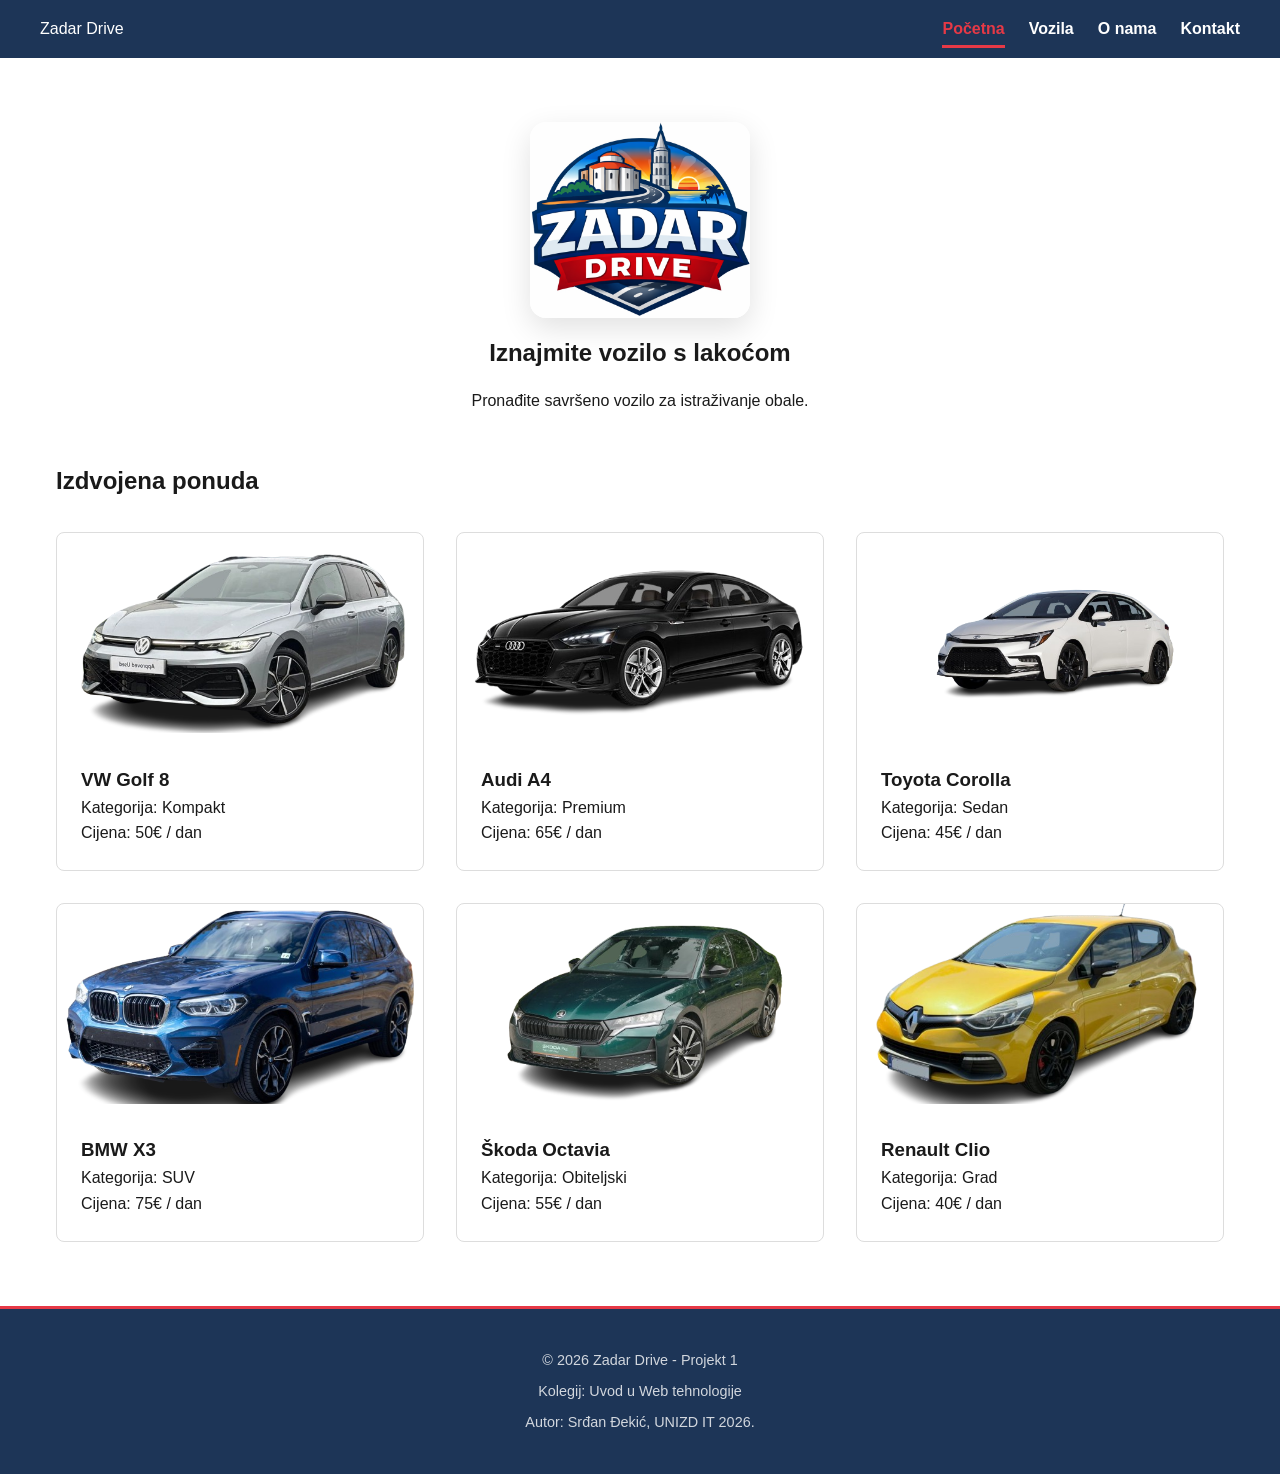
<file: index.html>
<!DOCTYPE html>
<html lang="hr">
<head>
    <meta charset="UTF-8">
    <meta name="viewport" content="width=device-width, initial-scale=1.0">
    <meta name="description" content="Najbolji Rent-a-Car u Zadru. Pronađite idealno vozilo za vaše putovanje po pristupačnim cijenama.">
    <meta name="author" content="Srđan Đekić">
    <meta property="og:title" content="Zadar Drive - Rent a Car">
    <meta property="og:image" content="img/Main.png">
    <title>Početna - Zadar Drive Rent-a-Car</title>
    <link rel="icon" type="image/png" href="img/favicon.png">
    <link rel="stylesheet" href="style.css">
</head>
<body>
    <a href="#main-content" class="skip-link">Preskoči na sadržaj</a>

    <header>
        <nav>
            <div class="logo">Zadar Drive</div>
            <input type="checkbox" id="menu-toggle">
            <label for="menu-toggle" class="hamburger">&#9776;</label>
            <ul class="nav-links">
                <li><a href="index.html" class="active">Početna</a></li>
                <li><a href="vozila.html">Vozila</a></li>
                <li><a href="o_nama.html">O nama</a></li>
                <li><a href="kontakt.html">Kontakt</a></li>
            </ul>
        </nav>
    </header>

    <main id="main-content">
        <section class="hero">
            <img src="img/Main.png" alt="Zadar Drive logo" class="hero-logo">
            <h1>Iznajmite vozilo s lakoćom</h1>
            <p>Pronađite savršeno vozilo za istraživanje obale.</p>
        </section>

        <section class="featured">
            <h2>Izdvojena ponuda</h2>
            <div class="car-grid">
                <article class="card">
                    <img src="img/car1.png" alt="Srebrni Volkswagen Golf 8"> <div class="card-content">
                        <h3>VW Golf 8</h3>
                        <p>Kategorija: Kompakt</p>
                        <p>Cijena: 50€ / dan</p>
                    </div>
                </article>
                <article class="card">
                    <img src="img/car2.png" alt="Crni Audi A4"> <div class="card-content">
                        <h3>Audi A4</h3>
                        <p>Kategorija: Premium</p>
                        <p>Cijena: 65€ / dan</p>
                    </div>
                </article>
                <article class="card">
                    <img src="img/car3.png" alt="Bijeli Toyota Corolla"> <div class="card-content">
                        <h3>Toyota Corolla</h3>
                        <p>Kategorija: Sedan</p>
                        <p>Cijena: 45€ / dan</p>
                    </div>
                </article>
                <article class="card">
                    <img src="img/car4.png" alt="Plavi BMW X3"> <div class="card-content">
                        <h3>BMW X3</h3>
                        <p>Kategorija: SUV</p>
                        <p>Cijena: 75€ / dan</p>
                    </div>
                </article>
                <article class="card">
                    <img src="img/car5.png" alt="Zeleni Škoda Octavia"> <div class="card-content">
                        <h3>Škoda Octavia</h3>
                        <p>Kategorija: Obiteljski</p>
                        <p>Cijena: 55€ / dan</p>
                    </div>
                </article>
                <article class="card">
                    <img src="img/car6.png" alt="Žuti Renault Clio"> <div class="card-content">
                        <h3>Renault Clio</h3>
                        <p>Kategorija: Grad</p>
                        <p>Cijena: 40€ / dan</p>
                    </div>
                </article>
            </div>
        </section>
    </main>

    <footer>
        <div class="footer-content">
            <p>&copy; 2026 Zadar Drive - Projekt 1</p>
            <p>Kolegij: Uvod u Web tehnologije</p>
            <p>Autor: Srđan Đekić, UNIZD IT 2026. </p>
        </div>
    </footer>
</body>
</html>
</file>
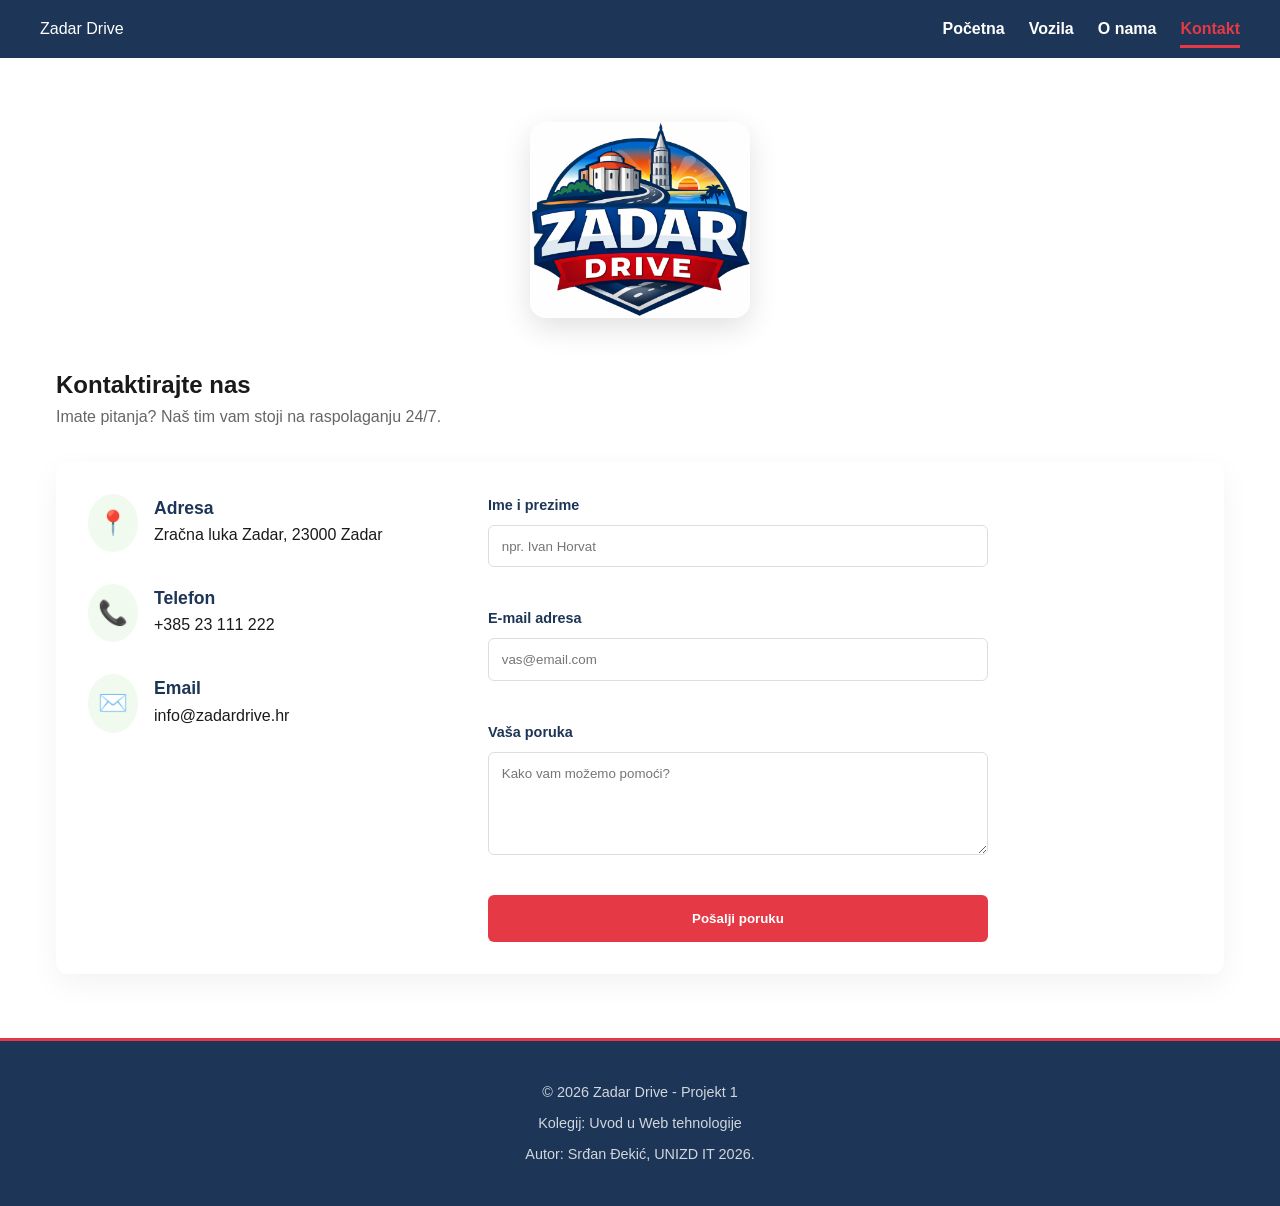
<file: kontakt.html>
<!DOCTYPE html>
<html lang="hr">
<head>
    <meta charset="UTF-8">
    <meta name="viewport" content="width=device-width, initial-scale=1.0">
    <meta name="description" content="Pošaljite nam upit za najam vozila ili nas kontaktirajte za dodatne informacije.">
    <meta property="og:title" content="Kontakt - Zadar Drive Rent-a-Car">
    <meta property="og:image" content="img/Main.png">
    <title>Kontakt - Zadar Drive Rent-a-Car</title>
    <link rel="icon" type="image/png" href="img/favicon.png">
    <link rel="stylesheet" href="style.css">
</head>
<body>
    <a href="#main-content" class="skip-link">Preskoči na sadržaj</a>
    <header>
        <nav>
            <div class="logo">Zadar Drive</div>
            <input type="checkbox" id="menu-toggle">
            <label for="menu-toggle" class="hamburger">&#9776;</label>
            <ul class="nav-links">
                <li><a href="index.html">Početna</a></li>
                <li><a href="vozila.html">Vozila</a></li>
                <li><a href="o_nama.html">O nama</a></li>
                <li><a href="kontakt.html" class="active">Kontakt</a></li>
            </ul>
        </nav>
    </header>

    <main id="main-content">
        <section class="hero">
            <img src="img/Main.png" alt="Zadar Drive logo" class="hero-logo">
        </section>
        <section class="contact-section">
            <h1>Kontaktirajte nas</h1>
            <p class="subtitle">Imate pitanja? Naš tim vam stoji na raspolaganju 24/7.</p>

            <div class="contact-container">
                <div class="contact-info">
                    <div class="info-item">
                        <span>📍</span>
                        <div>
                            <h3>Adresa</h3>
                            <p>Zračna luka Zadar, 23000 Zadar</p>
                        </div>
                    </div>
                    <div class="info-item">
                        <span>📞</span>
                        <div>
                            <h3>Telefon</h3>
                            <p>+385 23 111 222</p>
                        </div>
                    </div>
                    <div class="info-item">
                        <span>✉️</span>
                        <div>
                            <h3>Email</h3>
                            <p>info@zadardrive.hr</p>
                        </div>
                    </div>
                </div>

                <form class="contact-form" action="#">
                    <div class="form-group">
                        <label for="ime">Ime i prezime</label>
                        <input type="text" id="ime" name="ime" placeholder="npr. Ivan Horvat" required>
                    </div>

                    <div class="form-group">
                        <label for="email">E-mail adresa</label>
                        <input type="email" id="email" name="email" placeholder="vas@email.com" required>
                    </div>

                    <div class="form-group">
                        <label for="poruka">Vaša poruka</label>
                        <textarea id="poruka" name="poruka" rows="5" placeholder="Kako vam možemo pomoći?" required></textarea>
                    </div>

                    <button type="submit" class="submit-btn">Pošalji poruku</button>
                </form>
            </div>
        </section>
    </main>

    <footer>
        <div class="footer-content">
            <p>&copy; 2026 Zadar Drive - Projekt 1</p>
            <p>Kolegij: Uvod u Web tehnologije</p>
            <p>Autor: Srđan Đekić, UNIZD IT 2026. </p>
        </div>
    </footer>
</body>
</html>
</file>
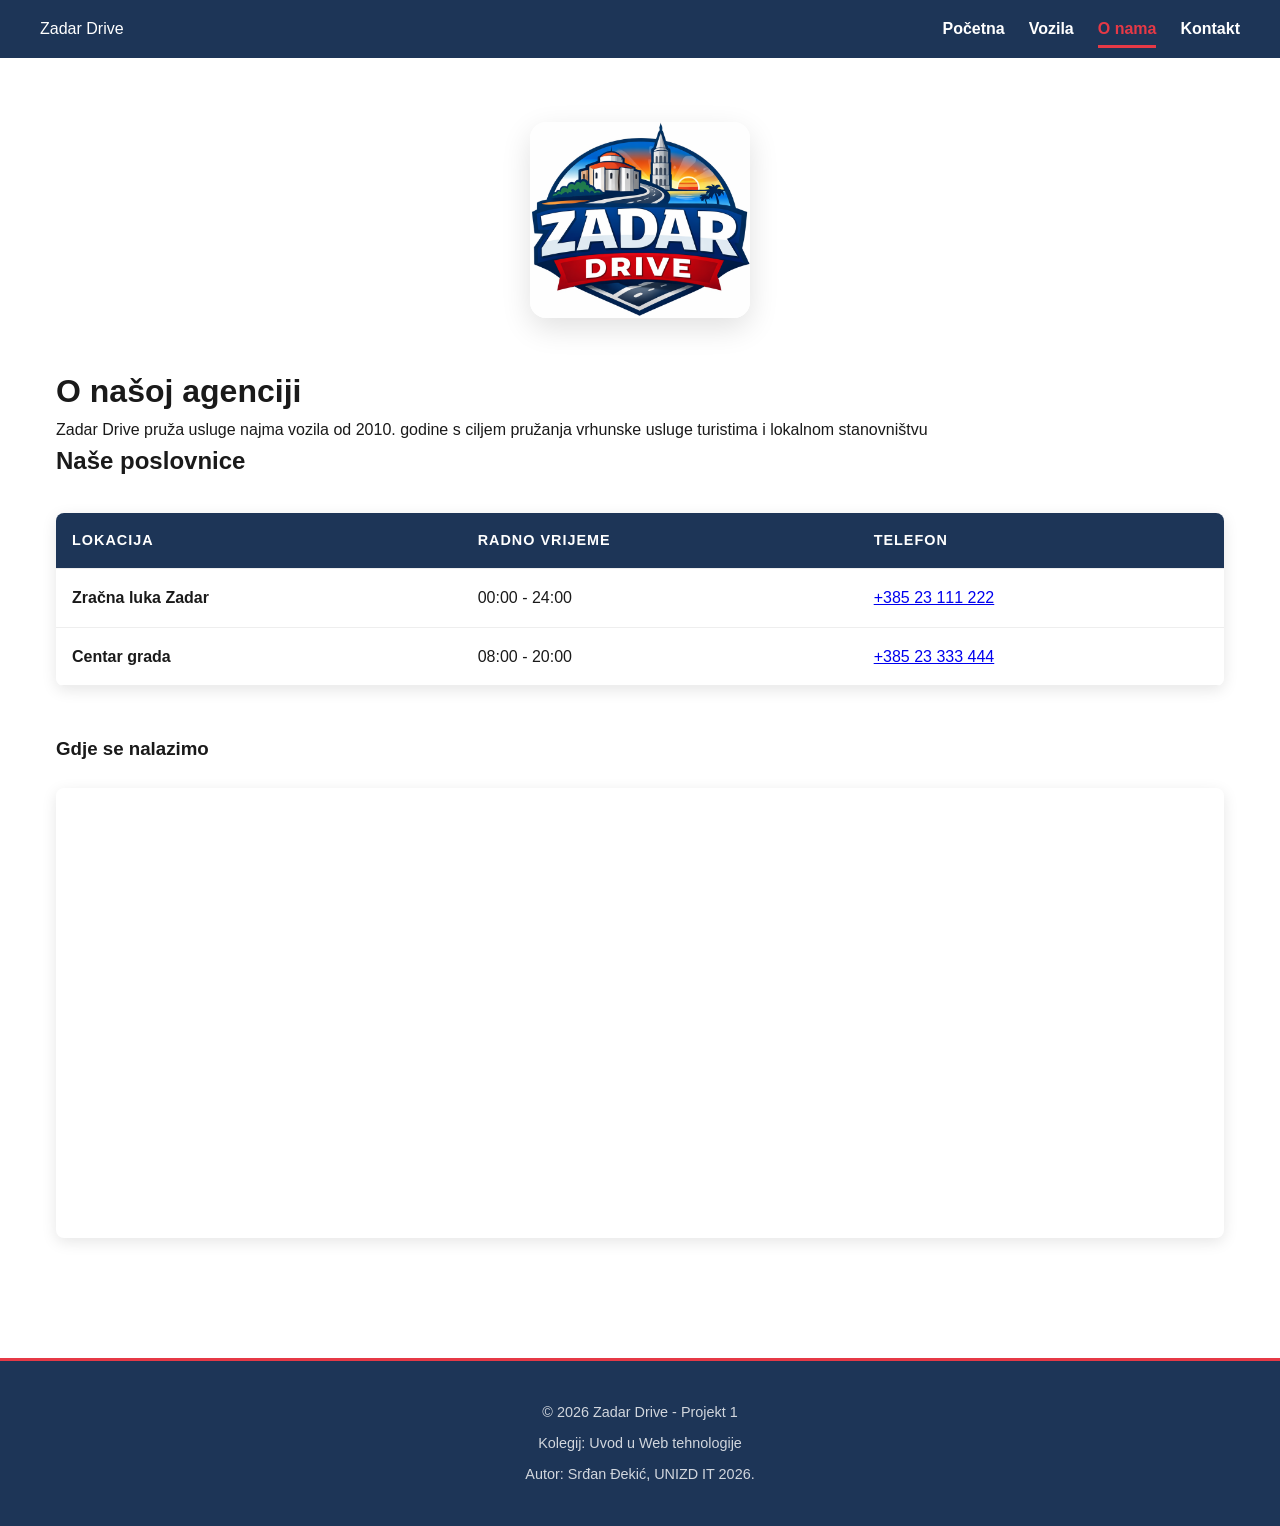
<file: o_nama.html>
<!DOCTYPE html>
<html lang="hr">
<head>
    <meta charset="UTF-8">
    <meta name="viewport" content="width=device-width, initial-scale=1.0">
    <meta name="description" content="Saznajte više o Zadar Drive agenciji, našoj povijesti i timu stručnjaka.">
    <meta property="og:title" content="O nama - Zadar Drive Rent-a-Car">
    <meta property="og:image" content="img/Main.png">
    <title>O nama - Zadar Drive Rent-a-Car</title>
    <link rel="icon" type="image/png" href="img/favicon.png">
    <link rel="stylesheet" href="style.css">
</head>
<body>
    <a href="#main-content" class="skip-link">Preskoči na sadržaj</a>
    <header>
        <nav>
            <div class="logo">Zadar Drive</div>
            <input type="checkbox" id="menu-toggle">
            <label for="menu-toggle" class="hamburger">&#9776;</label>
            <ul class="nav-links">
                <li><a href="index.html">Početna</a></li>
                <li><a href="vozila.html">Vozila</a></li>
                <li><a href="o_nama.html" class="active">O nama</a></li>
                <li><a href="kontakt.html">Kontakt</a></li>
            </ul>
        </nav>
    </header>

    <main id="main-content">
        <section class="hero">
            <img src="img/Main.png" alt="Zadar Drive logo" class="hero-logo">
        </section>
        <h1>O našoj agenciji</h1>
            <p>Zadar Drive pruža usluge najma vozila od 2010. godine s ciljem pružanja vrhunske 
                usluge turistima i lokalnom stanovništvu</p>
        <section class="poslovnice-sekcija">
            <h2>Naše poslovnice</h2>
    
            <div class="table-container">
                <table>
                    <thead>
                        <tr>
                            <th>Lokacija</th>
                            <th>Radno vrijeme</th>
                            <th>Telefon</th>
                        </tr>
                    </thead>
                    <tbody>
                        <tr>
                            <td><strong>Zračna luka Zadar</strong></td>
                            <td>00:00 - 24:00</td>
                            <td><a href="tel:+38523111222">+385 23 111 222</a></td>
                        </tr>
                        <tr>
                            <td><strong>Centar grada</strong></td>
                            <td>08:00 - 20:00</td>
                            <td><a href="tel:+38523333444">+385 23 333 444</a></td>
                        </tr>
                    </tbody>
                </table>
            </div>

            <div class="map-container">
                <h3>Gdje se nalazimo</h3>
                <iframe 
                    src="https://www.google.com/maps/embed?pb=!1m18!1m12!1m3!1d45842.16434857474!2d15.204555891334994!3d44.11025557910815!2m3!1f0!2f0!3f0!3m2!1i1024!2i768!4f13.1!3m3!1m2!1s0x4761fa621d0991ad%3A0xdfdc039f222ba283!2sZadar!5e0!3m2!1shr!2shr!4v1710000000000!5m2!1shr!2shr" 
                    width="100%" 
                    height="450" 
                    style="border:0;" 
                    allowfullscreen="" 
                    loading="lazy" 
                    referrerpolicy="no-referrer-when-downgrade">
                </iframe>
            </div>
        </section>
    </main>

    <footer>
        <div class="footer-content">
            <p>&copy; 2026 Zadar Drive - Projekt 1</p>
            <p>Kolegij: Uvod u Web tehnologije</p>
            <p>Autor: Srđan Đekić, UNIZD IT 2026. </p>
        </div>
    </footer>
</body>
</html>
</file>
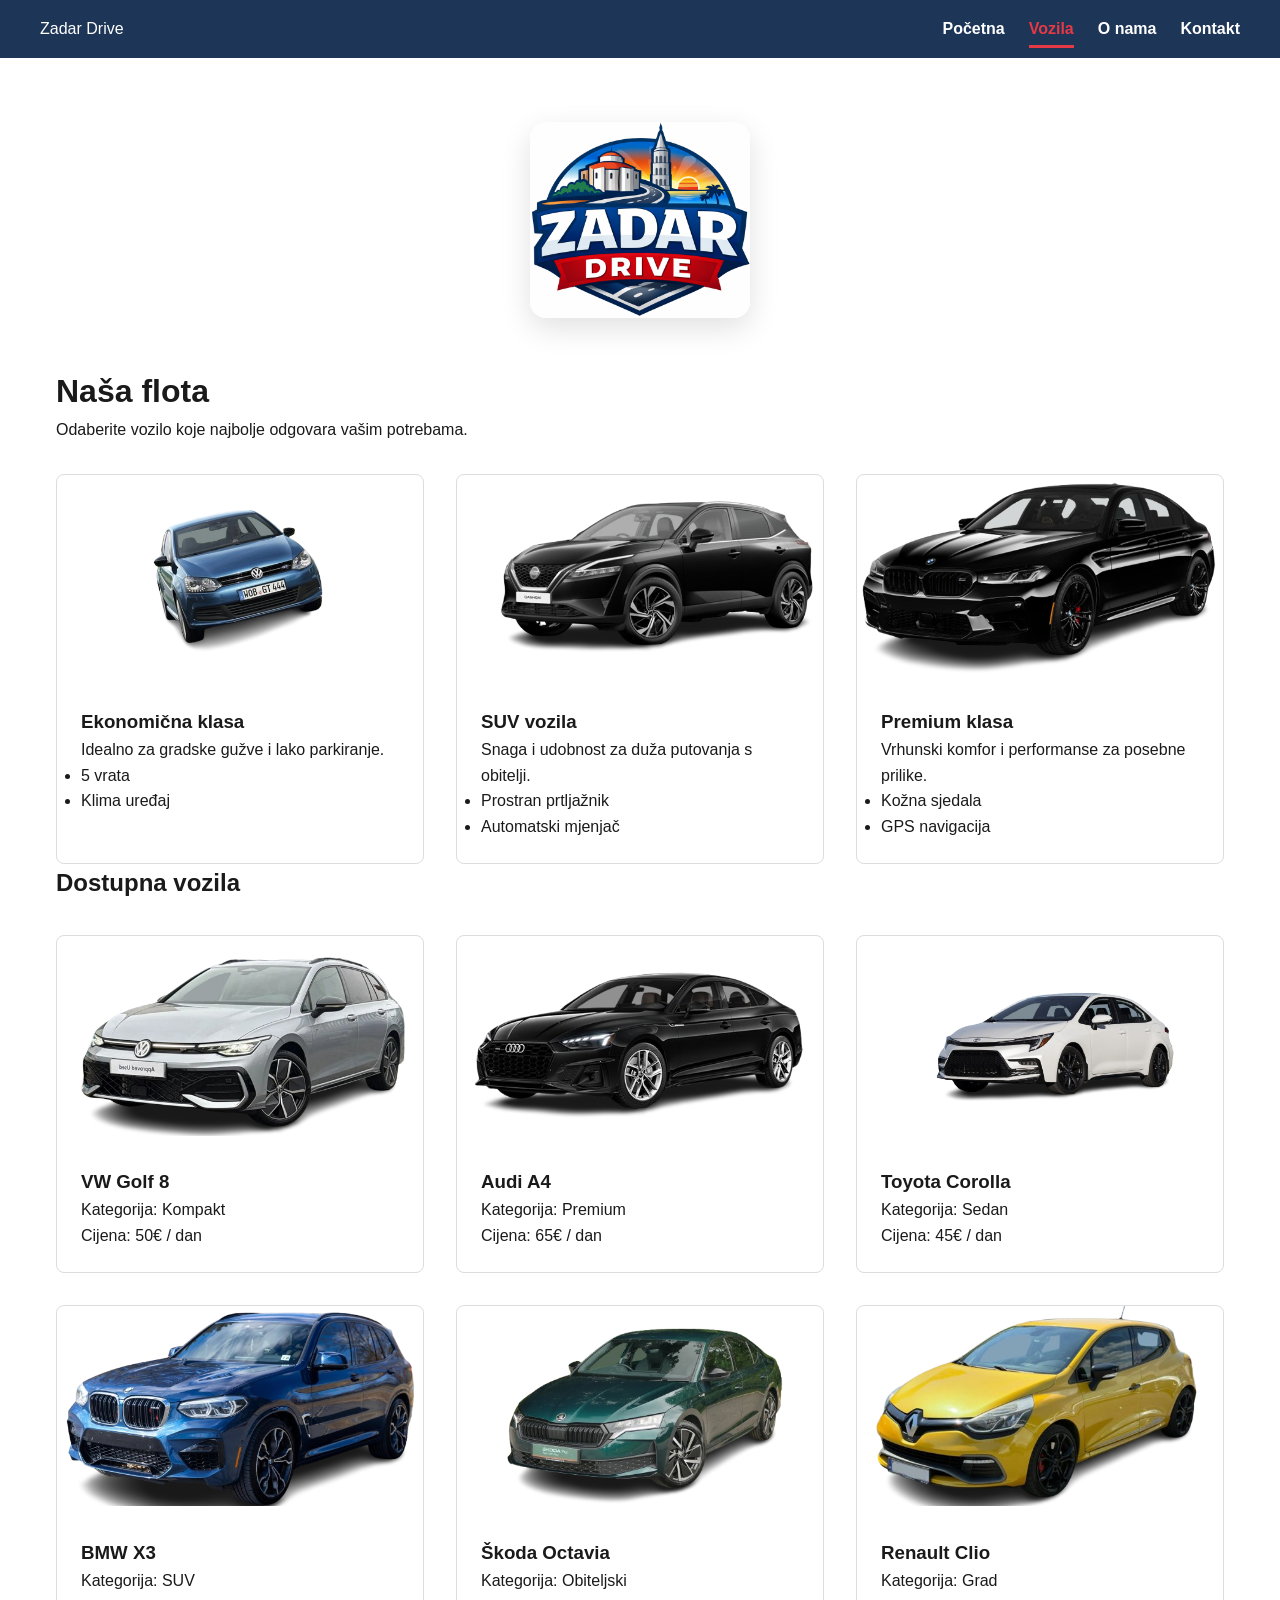
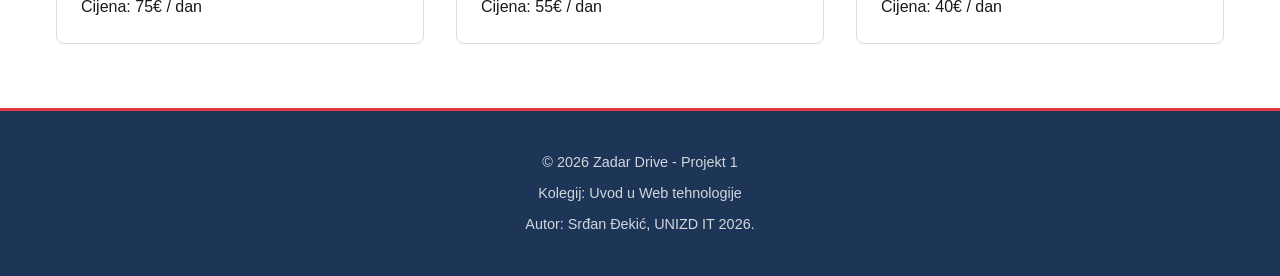
<file: vozila.html>
<!DOCTYPE html>
<html lang="hr">
<head>
    <meta charset="UTF-8">
    <meta name="viewport" content="width=device-width, initial-scale=1.0">
    <meta name="description" content="Pregledajte našu bogatu ponudu vozila za najam. Od gradskih automobila do luksuznih SUV-ova.">
    <meta property="og:title" content="Vozila - Zadar Drive Rent-a-Car">
    <meta property="og:image" content="img/Main.png">
    <title>Ponuda vozila - Zadar Drive Rent-a-Car</title>
    <link rel="icon" type="image/png" href="img/favicon.png">
    <link rel="stylesheet" href="style.css">
</head>
<body>
    <a href="#main-content" class="skip-link">Preskoči na sadržaj</a> <header>
        <nav>
            <div class="logo">Zadar Drive</div>
            <input type="checkbox" id="menu-toggle">
            <label for="menu-toggle" class="hamburger">&#9776;</label>
            <ul class="nav-links">
                <li><a href="index.html">Početna</a></li>
                <li><a href="vozila.html" class="active">Vozila</a></li> 
                <li><a href="o_nama.html">O nama</a></li>
                <li><a href="kontakt.html">Kontakt</a></li>
            </ul>
        </nav>
    </header>

    <main id="main-content">
        <section class="hero">
            <img src="img/Main.png" alt="Zadar Drive logo" class="hero-logo">
        </section>
        <h1>Naša flota</h1>
        <p>Odaberite vozilo koje najbolje odgovara vašim potrebama.</p>

        <section class="car-grid"> <article class="card">
                <img src="img/ekonomicna.png" alt="Mali plavi gradski auto">
                <div class="card-content">
                    <h3>Ekonomična klasa</h3>
                    <p>Idealno za gradske gužve i lako parkiranje.</p>
                    <ul>
                        <li>5 vrata</li>
                        <li>Klima uređaj</li>
                    </ul>
                </div>
            </article>

            <article class="card">
                <img src="img/suv.png" alt="Crni moderni SUV vozilo">
                <div class="card-content">
                    <h3>SUV vozila</h3>
                    <p>Snaga i udobnost za duža putovanja s obitelji.</p>
                    <ul>
                        <li>Prostran prtljažnik</li>
                        <li>Automatski mjenjač</li>
                    </ul>
                </div>
            </article>

            <article class="card">
                <img src="img/luksuzna.png" alt="Bijeli luksuzni automobil">
                <div class="card-content">
                    <h3>Premium klasa</h3>
                    <p>Vrhunski komfor i performanse za posebne prilike.</p>
                    <ul>
                        <li>Kožna sjedala</li>
                        <li>GPS navigacija</li>
                    </ul>
                </div>
            </article>
        </section>

        <h2>Dostupna vozila</h2>
        <section class="car-grid">
            <article class="card">
                <img src="img/car1.png" alt="Srebrni Volkswagen Golf 8"> <div class="card-content">
                    <h3>VW Golf 8</h3>
                    <p>Kategorija: Kompakt</p>
                    <p>Cijena: 50€ / dan</p>
                </div>
            </article>
            <article class="card">
                <img src="img/car2.png" alt="Crni Audi A4"> <div class="card-content">
                    <h3>Audi A4</h3>
                    <p>Kategorija: Premium</p>
                    <p>Cijena: 65€ / dan</p>
                </div>
            </article>
            <article class="card">
                <img src="img/car3.png" alt="Bijeli Toyota Corolla"> <div class="card-content">
                    <h3>Toyota Corolla</h3>
                    <p>Kategorija: Sedan</p>
                    <p>Cijena: 45€ / dan</p>
                </div>
            </article>
            <article class="card">
                <img src="img/car4.png" alt="Plavi BMW X3"> <div class="card-content">
                    <h3>BMW X3</h3>
                    <p>Kategorija: SUV</p>
                    <p>Cijena: 75€ / dan</p>
                </div>
            </article>
            <article class="card">
                <img src="img/car5.png" alt="Zeleni Škoda Octavia"> <div class="card-content">
                    <h3>Škoda Octavia</h3>
                    <p>Kategorija: Obiteljski</p>
                    <p>Cijena: 55€ / dan</p>
                </div>
            </article>
            <article class="card">
                <img src="img/car6.png" alt="Žuti Renault Clio"> <div class="card-content">
                    <h3>Renault Clio</h3>
                    <p>Kategorija: Grad</p>
                    <p>Cijena: 40€ / dan</p>
                </div>
            </article>
        </section>
    </main>

    <footer>
        <div class="footer-content">
            <p>&copy; 2026 Zadar Drive - Projekt 1</p>
            <p>Kolegij: Uvod u Web tehnologije</p>
            <p>Autor: Srđan Đekić, UNIZD IT 2026. </p>
        </div>
    </footer>
</body>
</html>
</file>
<file: style.css>
:root {
    --primary-color: #e63946;
    --dark-color: #1d3557;
    --light-color: #f1faee;
    --text-color: #1a1a1a;
    --spacing-md: 1rem;
    --max-width: 1200px;
}

*, *::before, *::after {
    box-sizing: border-box;
    margin: 0;
    padding: 0;
}

body {
    font-family: 'Segoe UI', sans-serif;
    line-height: 1.6;
    color: var(--text-color);
}

.hero {
    display: flex;
    flex-direction: column;
    align-items: center;
    text-align: center;
    gap: 1rem;
    padding: 3rem 1rem;
}

.hero-logo {
    width: 220px;
    max-width: 100%;
    height: auto;
    border-radius: 16px;
    box-shadow: 0 10px 30px rgba(0,0,0,0.12);
}

header {
    background: var(--dark-color);
    color: white;
    padding: 1rem;
    position: sticky;
    top: 0;
    z-index: 1000;
}

nav {
    display: flex;
    justify-content: space-between;
    align-items: center;
    max-width: var(--max-width);
    margin: 0 auto;
}

.nav-links {
    display: flex;
    list-style: none;
    gap: 1.5rem;
}

.nav-links a {
    color: white;
    text-decoration: none;
    font-weight: bold;
    padding: 0.5rem 0;
    border-bottom: 3px solid transparent;
    transition: all 0.3s ease;
}

.nav-links a:hover {
    color: var(--primary-color);
}

.nav-links a.active {
    color: var(--primary-color);
    border-bottom: 3px solid var(--primary-color);
}

#menu-toggle { display: none; }
.hamburger { display: none; cursor: pointer; font-size: 2rem; }

main {
    max-width: var(--max-width);
    margin: 0 auto;
    padding: var(--spacing-md);
    min-height: 80vh;
}

.car-grid {
    display: grid;
    grid-template-columns: repeat(auto-fit, minmax(300px, 1fr));
    gap: 2rem;
    margin-top: 2rem;
}

.card {
    border: 1px solid #ddd;
    border-radius: 8px;
    overflow: hidden;
    transition: transform 0.3s;
}

.card:hover { transform: translateY(-5px); } 

.card img { width: 100%; height: 200px; object-fit: cover; }

.card-content { padding: 1.5rem; }

.contact-form {
    display: flex;
    flex-direction: column;
    gap: 1rem;
    max-width: 500px;
}

.contact-form label { font-weight: bold; }

.contact-form input, .contact-form textarea {
    padding: 0.5rem;
    border: 1px solid #ccc;
    border-radius: 4px;
}

@media (max-width: 678px) {
    .hamburger { display: block; }  /*Prikazi Hamburger Ikonu*/
    .nav-links {
        display: none;               /*Sakri obicni meni*/
        flex-direction: column;
        width: 100%;
        position: absolute;
        top: 60px;
        left: 0;
        background: var(--dark-color);
        padding: 1rem;
    }
    #menu-toggle:checked ~ .nav-links { display: flex; }
    th, td {
        padding: 0.6rem;
        font-size: 0.85rem;
    }
    .contact-container {
        display: flex;
        flex-direction: column;
        gap: 2rem;
    }
    .contact-form {
        order: 1; 
    }
    .contact-info {
        order: 2; 
        margin-top: 1rem;
        border-top: 1px solid #eee; 
        padding-top: 2rem;
    }
    .info-item {
        justify-content: center;
        text-align: center;
        flex-direction: column;
        align-items: center;
    }
}

.table-container {
    overflow-x: auto; 
    margin: 2rem 0;
    box-shadow: 0 4px 15px rgba(0,0,0,0.1);
    border-radius: 8px;
}

table {
    width: 100%;
    border-collapse: collapse;
    background-color: white;
}

th, td {
    padding: 1rem;
    text-align: left;
    border-bottom: 1px solid #eee;
}

th {
    background-color: var(--dark-color);
    color: white;
    text-transform: uppercase;
    font-size: 0.9rem;
    letter-spacing: 1px;
}

tr:hover {
    background-color: #f9f9f9; 
}

.map-container {
    margin: 3rem 0;
}

.map-container h3 {
    margin-bottom: 1.5rem;
}

.map-container iframe {
    border-radius: 8px;
    box-shadow: 0 4px 15px rgba(0,0,0,0.1);
}

.contact-container {
    display: grid;
    grid-template-columns: 1fr 2fr;
    gap: 3rem;
    margin-top: 2rem;
    background: white;
    padding: 2rem;
    border-radius: 12px;
    box-shadow: 0 10px 30px rgba(0,0,0,0.05);
}

.subtitle {
    color: #666;
    margin-bottom: 2rem;
}

.contact-info {
    display: flex;
    flex-direction: column;
    gap: 2rem;
}

.info-item {
    display: flex;
    align-items: flex-start;
    gap: 1rem;
}

.info-item span {
    font-size: 1.5rem;
    background: var(--light-color);
    padding: 10px;
    border-radius: 50%;
}

.info-item h3 {
    margin: 0;
    font-size: 1.1rem;
    color: var(--dark-color);
}

.form-group {
    margin-bottom: 1.5rem;
    display: flex;
    flex-direction: column;
}

.form-group label {
    margin-bottom: 0.5rem;
    font-weight: 600;
    font-size: 0.9rem;
    color: var(--dark-color);
}

.form-group input, 
.form-group textarea {
    padding: 0.8rem;
    border: 1px solid #ddd;
    border-radius: 6px;
    font-family: inherit;
    transition: border-color 0.3s, box-shadow 0.3s;
}

.form-group input:focus, 
.form-group textarea:focus {
    outline: none;
    border-color: var(--primary-color);
    box-shadow: 0 0 0 3px rgba(230, 57, 70, 0.1);
}

.submit-btn {
    background-color: var(--primary-color);
    color: white;
    padding: 1rem 2rem;
    border: none;
    border-radius: 6px;
    font-weight: bold;
    cursor: pointer;
    transition: background 0.3s, transform 0.2s;
    width: 100%;
}

.submit-btn:hover {
    background-color: #d62839;
    transform: translateY(-2px);
}

.skip-link {
    position: absolute;
    left: -9999px;
    background: var(--primary-color);
    color: white;
    padding: 1rem;
    font-weight: bold;
    text-decoration: none;
    display: block;
    z-index: 10001;
}

.skip-link:focus { 
    left: 0;
    top: 0;
    outline: 3px solid yellow;
}

.footer-content p{
    margin: 0.5rem 0;
    font-size: 0.9rem;
    opacity: 0.8;
    
}

footer {
    background-color: var(--dark-color);
    color: white;
    padding: 2rem 1rem;
    margin-top: 3rem;
    text-align: center;
    border-top: 3px solid var(--primary-color);
}
</file>
